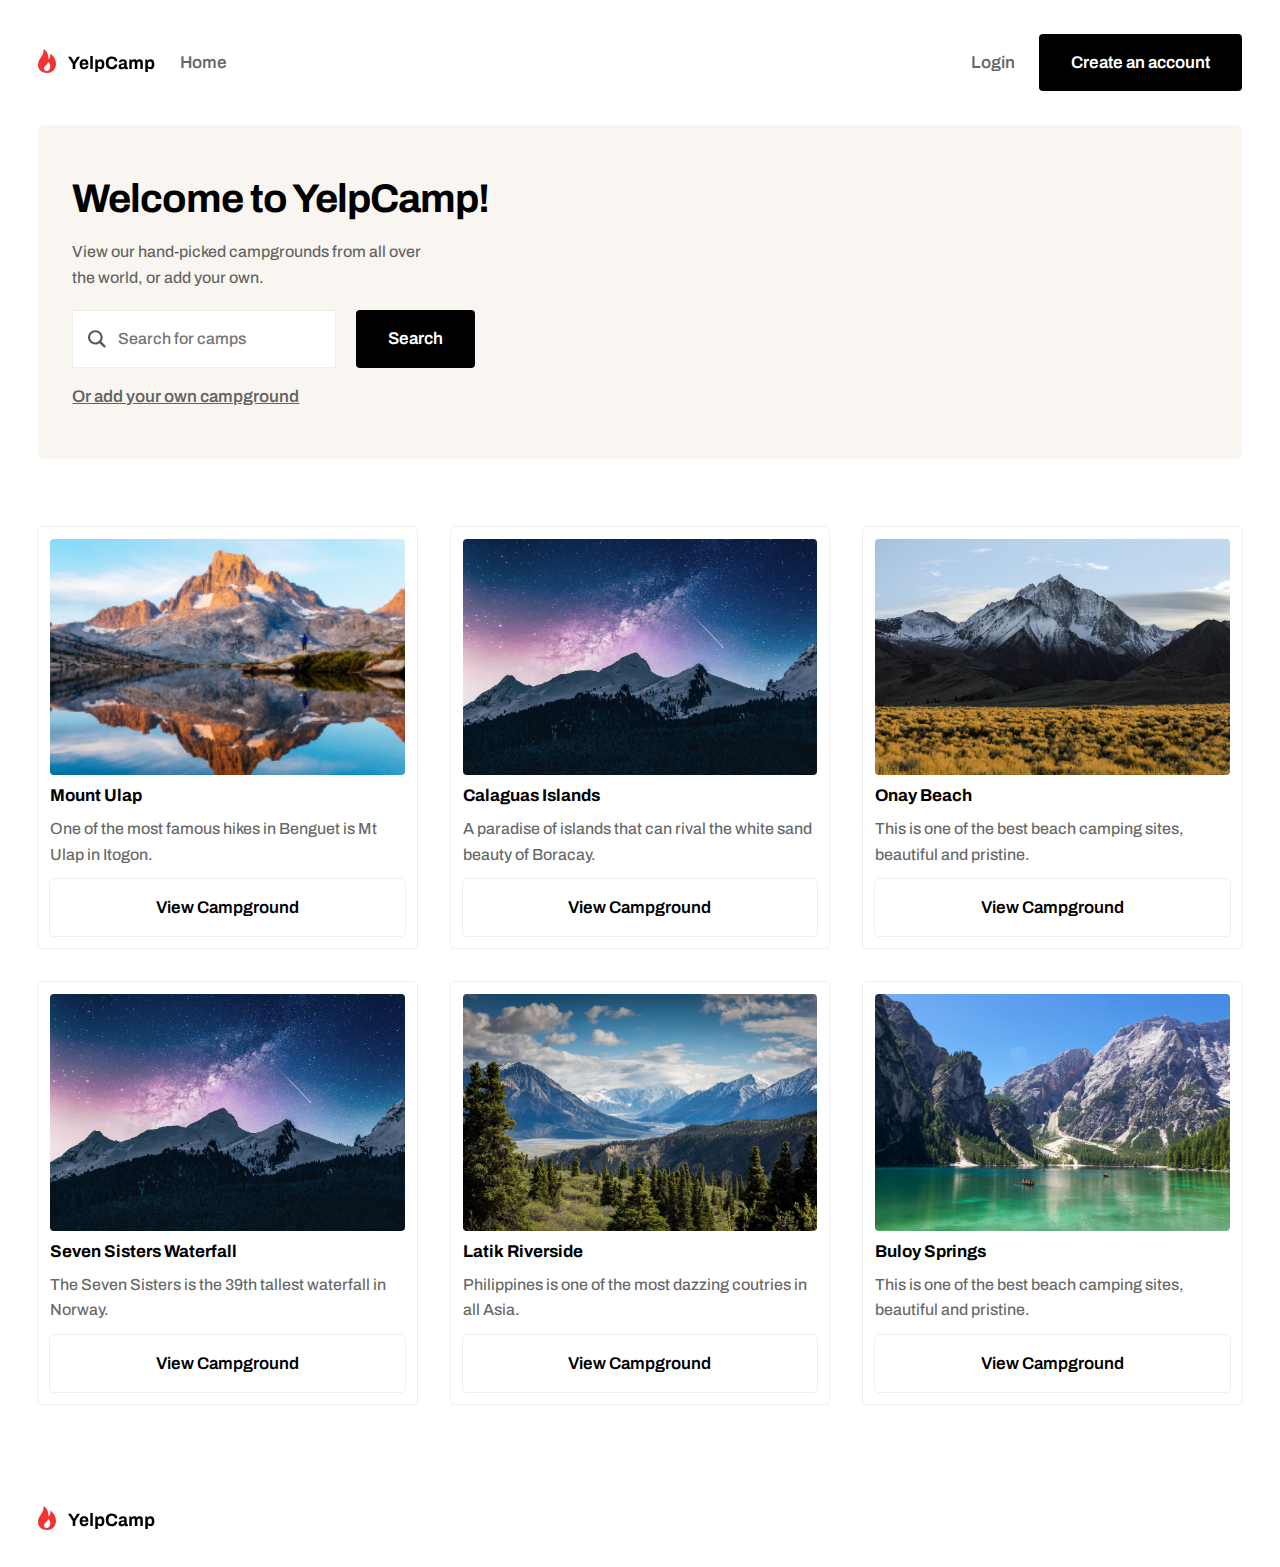
<file: pages/index.html>
<!DOCTYPE html>
<html lang="en">
<head>
    <meta charset="UTF-8">
    <meta http-equiv="X-UA-Compatible" content="IE=edge">
    <meta name="viewport" content="width=device-width, initial-scale=1.0">
    <title>Document</title>
    <link rel="stylesheet" href="../css/styles.css">
    <link rel="stylesheet" href="../css/index.css">
</head>
<body>

    <header class="col">

        <section class="top">
            <nav>

                <div class="two-side">

                    <div class="side left row">
                        <img src="/Assets/Logo.svg" alt="YelpCamp logo">
                        <a href="../hero.html">Home</a>
                    </div>

                    <div class="side right row">
                        <a href="#!">Login</a>
                        <a href="#!" class="button">Create an account</a>
                    </div>

                </div>

            </nav>
        </section>

        <section class="bottom col">
            <h3>Welcome to YelpCamp!</h3>
            <p>View our hand-picked campgrounds from all over <br> the world, or add your own.</p>
            <div class="search-row row">
                <div class="row" style="gap: 8px;">

                    <div class="input row">
                        <img src="/Assets/Search Icon.svg" alt="Search Loop Icon">
                        <input type="text" name="search" id="search" placeholder="Search for camps">
                    </div>

                </div>
                <a href="#!" class="button">Search</a>
            </div>
            <a href="#!"><u>Or add your own campground</u></a>
        </section>

    </header>

    <main>
        <section class="camp-list row">

            <article class="card col">
                <div class="image-container">
                    <img src="/Assets/Camp Images/High Quality Images/Mount Ulap.png" alt="Image from the camp">
                </div>
                <span class="card-title">Mount Ulap</span>
                <p>One of the most famous hikes in Benguet is Mt Ulap in Itogon.</p>
                <a href="#!" class="button">View Campground</a>
            </article>

            <article class="card col">
                <div class="image-container">
                    <img src="/Assets/Camp Images/High Quality Images/Calagus Islands.jpg" alt="Image from the camp">
                </div>
                <span class="card-title">Calaguas Islands</span>
                <p>A paradise of islands that can rival the white sand beauty of Boracay.</p>
                <a href="#!" class="button">View Campground</a>
            </article>

            <article class="card col">
                <div class="image-container">
                    <img src="/Assets/Camp Images/High Quality Images/Onay Beach.jpg" alt="Image from the camp">
                </div>
                <span class="card-title">Onay Beach</span>
                <p>This is one of the best beach camping sites, beautiful and pristine.</p>
                <a href="#!" class="button">View Campground</a>
            </article>

            <article class="card col">
                <div class="image-container">
                    <img src="/Assets/Camp Images/High Quality Images/Seven Sisters Waterfall.jpg" alt="Image from the camp">
                </div>
                <span class="card-title">Seven Sisters Waterfall</span>
                <p>The Seven Sisters is the 39th tallest waterfall in Norway.</p>
                <a href="#!" class="button">View Campground</a>
            </article>

            <article class="card col">
                <div class="image-container">
                    <img src="/Assets/Camp Images/High Quality Images/Latik Riverside.jpg" alt="Image from the camp">
                </div>
                <span class="card-title">Latik Riverside</span>
                <p>Philippines is one of the most dazzing coutries in all Asia.</p>
                <a href="#!" class="button">View Campground</a>
            </article>

            <article class="card col">
                <div class="image-container">
                    <img src="/Assets/Camp Images/High Quality Images/Buloy Springs.jpg" alt="Image from the camp">
                </div>
                <span class="card-title">Buloy Springs</span>
                <p>This is one of the best beach camping sites, beautiful and pristine.</p>
                <a href="#!" class="button">View Campground</a>
            </article>

        </section>
    </main>

    <footer>
        <section>
            <img src="/Assets/Logo.svg" alt="YelpCamp logo">
        </section>
    </footer>

</body>
</html>
</file>
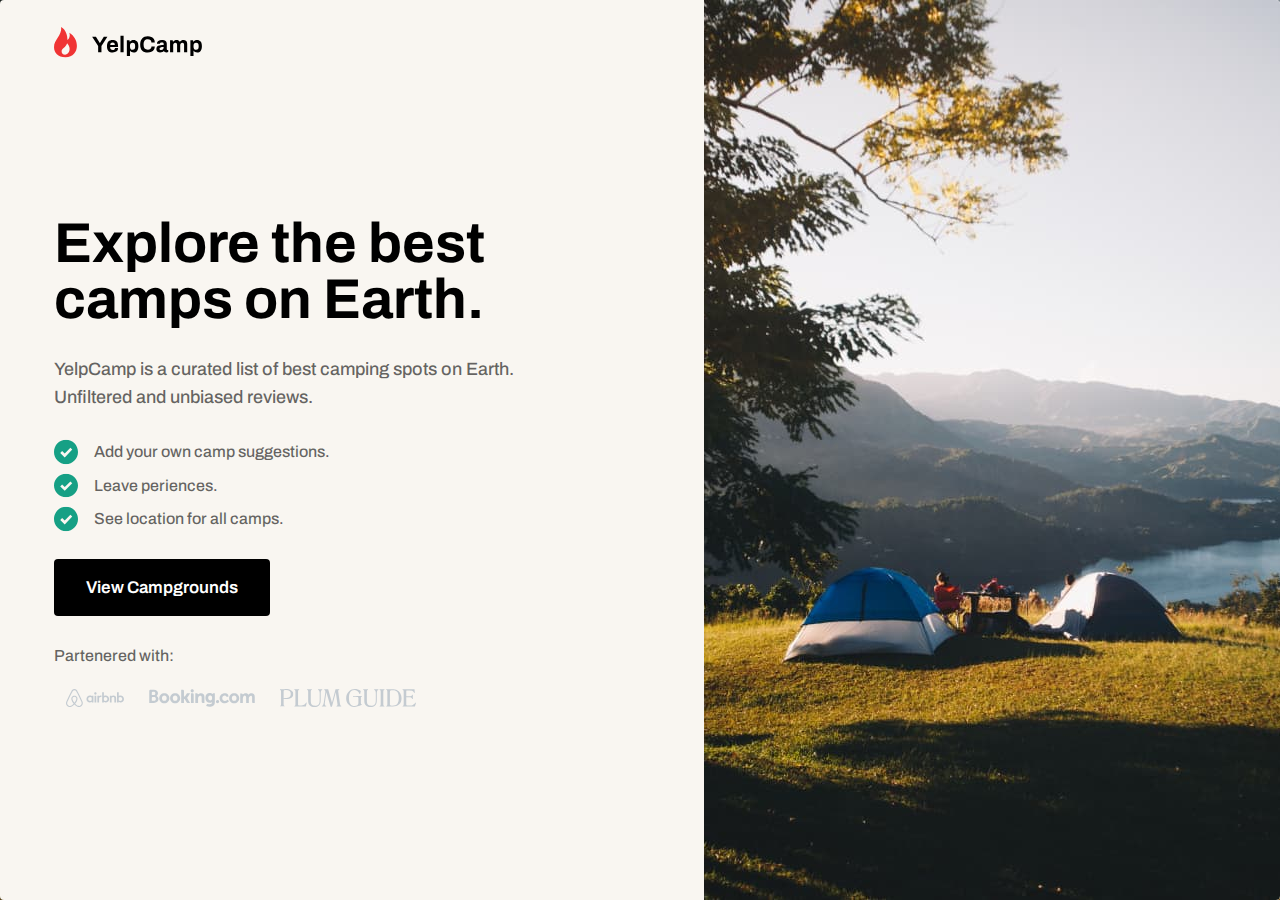
<file: hero.html>
<!DOCTYPE html>
<html lang="en">
<head>
    <meta charset="UTF-8">
    <meta http-equiv="X-UA-Compatible" content="IE=edge">
    <meta name="viewport" content="width=device-width, initial-scale=1.0">
    <title>Document</title>
    <link rel="stylesheet" href="./css/styles.css">
    <link rel="stylesheet" href="./css/landing.css">
</head>
<body>
    <main>

        <img class="background" src="./Assets/Hero Image (Tablet and Mobile).jpg" alt="Hero blurred background">

       <section class="two-side" style="max-width: 1920px;">

            <div class="side left col">
                <img src="./Assets/Logo.svg" alt="YelpCamp logo" id="logo">
                <div class="bottom col">
                    <h1>Explore the best camps on Earth.</h1>
                    <p style="font-size: 18px;">YelpCamp is a curated list of best camping spots on Earth. Unfiltered and unbiased reviews.</p>

                    <div class="list col">
                        <div class="row item"><img src="./Assets/Checkmark.svg" alt="Checkmark Icon"><p>Add your own camp suggestions.</p></div>
                        <div class="row item"><img src="./Assets/Checkmark.svg" alt="Checkmark Icon"><p>Leave <reviews>periences</reviews>.</p></div>
                        <div class="row item"><img src="./Assets/Checkmark.svg" alt="Checkmark Icon"><p>See location for all camps.</p></div>
                    </div>

                    <a href="./pages/index.html" class="button">View Campgrounds</a>

                    <div class="col partener">

                        <p>Partenered with:</p>
                        <div class="row">
                            <img src="./Assets/Airbnb.svg" alt="Airbnb icon">
                            <img src="./Assets/Booking.svg" alt="Airbnb icon">
                            <img src="./Assets/Plum Guide.svg" alt="Airbnb icon">
                        </div>

                    </div>

                </div>
            </div>

            <div class="side right">
                <img src="./Assets/Hero Image.jpg" alt="Hero Banner Image">
            </div>

       </section>

    </main>

    <style>
        main {
            justify-content: center;
        }
    </style>
</body>
</html>
</file>
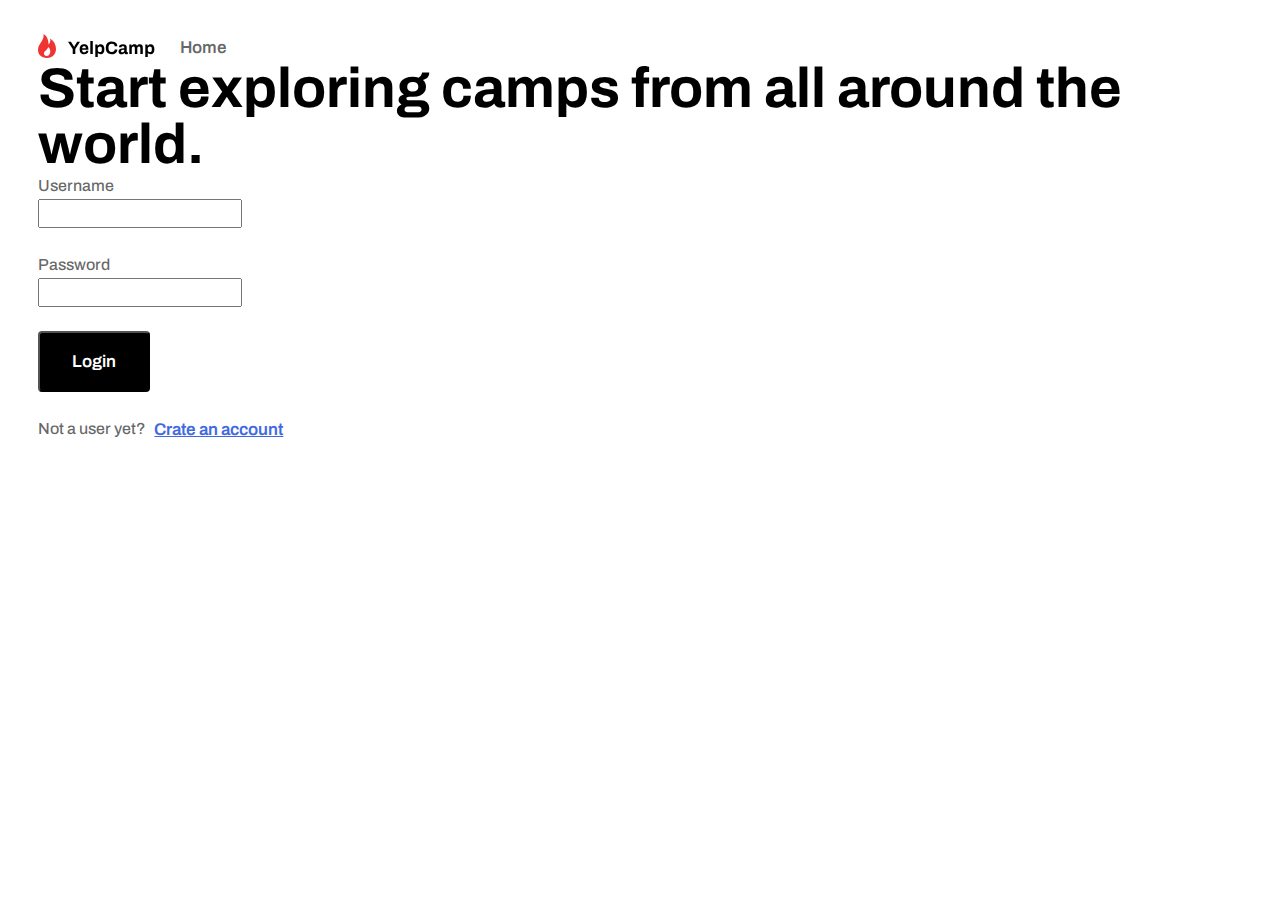
<file: pages/login.html>
<!DOCTYPE html>
<html lang="en">
<head>
    <meta charset="UTF-8">
    <meta http-equiv="X-UA-Compatible" content="IE=edge">
    <meta name="viewport" content="width=device-width, initial-scale=1.0">
    <title>Document</title>
    <link rel="stylesheet" href="../css/styles.css">
    <link rel="stylesheet" href="../css/login.css">
</head>
<body>
    <main>

        <section class="container">

            <nav>

                <div class="two-side">

                    <div class="side left row">
                        <img src="/Assets/Logo.svg" alt="YelpCamp logo">
                        <a href="../hero.html">Home</a>
                    </div>

                </div>

            </nav>

            <h1>Start exploring camps from all around the world.</h1>
            <form action="POST">
                <div class="wrapper">
                    <p>Username</p>
                    <input type="text" name="username" id="username">
                </div>
                <div class="wrapper">
                    <p>Password</p>
                    <input type="text" name="password" id="password">
                </div>
                <input class="button" type="submit" value="Login">
                <p class="row">Not a user yet? <a href="#!"><u style="color: royalblue;">Crate an account</u></a></p>
            </form>

        </section>

    </main>
</body>
</html>
</file>
<file: css/styles.css>
@import url("https://fonts.googleapis.com/css2?family=Archivo:wght@400;500;600;700&display=swap");
* {
  padding: 0;
  margin: 0;
  box-sizing: border-box;
}

html {
  scroll-behavior: smooth;
}

body {
  font-family: "Archivo", sans-serif;
  font-weight: 500;
  font-weight: 16px;
  color: black;
}

h1 {
  font-family: "Archivo", sans-serif;
  font-size: 56px;
  font-weight: 700;
  color: #000;
  line-height: 1;
  letter-spacing: -1.5%;
}

h2 {
  font-family: "Archivo", sans-serif;
  font-size: 48px;
  font-weight: inherit;
  color: #000;
  line-height: 1;
  letter-spacing: -1.5%;
}

h3 {
  font-family: "Archivo", sans-serif;
  font-size: 40px;
  font-weight: inherit;
  color: #000;
  line-height: 1;
  letter-spacing: -1.5%;
}

h4 {
  font-family: "Archivo", sans-serif;
  font-size: 36px;
  font-weight: inherit;
  color: #000;
  line-height: 1;
  letter-spacing: -1.5%;
}

h5 {
  font-family: "Archivo", sans-serif;
  font-size: 32px;
  font-weight: inherit;
  color: #000;
  line-height: 1;
  letter-spacing: -1.2%;
}

h6 {
  font-family: "Archivo", sans-serif;
  font-size: 25px;
  font-weight: inherit;
  color: #000;
  line-height: 1;
  letter-spacing: -1.2%;
}

p {
  font-family: "Archivo", sans-serif;
  font-size: 16px;
  font-weight: inherit;
  color: rgba(0, 0, 0, 0.6);
  line-height: 1.6;
  letter-spacing: 0;
}

a, .button {
  font-family: "Archivo", sans-serif;
  font-size: 17px;
  font-weight: inherit;
  color: rgba(0, 0, 0, 0.6);
  line-height: 1;
  letter-spacing: 0;
  border-radius: 4px;
  text-decoration: none;
  display: block;
  width: -moz-fit-content;
  width: fit-content;
  transition: all 300ms ease, outline 0s;
  font-weight: 600;
}

a:hover {
  color: rgba(0, 0, 0, 0.3);
}

.button {
  padding: 20px 32px;
  background-color: #000;
  white-space: nowrap;
  color: #fff;
}

.button:hover {
  color: #000;
  background-color: rgba(0, 0, 0, 0.065);
}

input {
  font-family: "Archivo", sans-serif;
  font-size: 16px;
  font-weight: inherit;
  color: rgba(0, 0, 0, 0.6);
  line-height: 1.6;
  letter-spacing: 0;
}

.card-title {
  font-family: "Archivo", sans-serif;
  font-size: 17px;
  font-weight: 700;
  color: #000;
  line-height: 1;
  letter-spacing: -1.2%;
}

img {
  display: block;
  -webkit-user-select: none;
     -moz-user-select: none;
          user-select: none;
}

#logo {
  width: 150px;
}

.col {
  display: flex;
  flex-direction: column;
}

.row {
  display: flex;
  flex-direction: row;
}

section {
  width: 94%;
  max-width: 1550px;
  margin: 34px auto;
}

.two-side {
  display: flex;
  flex-direction: row;
  justify-content: space-between;
}
.two-side .side {
  width: 100%;
  max-width: 50%;
}

nav .right {
  width: 100%;
  justify-content: flex-end;
}
nav .side {
  align-items: center;
  gap: 24px;
}

footer section {
  padding: 68px 0;
  padding-bottom: 0;
}/*# sourceMappingURL=styles.css.map */
</file>
<file: css/index.css>
header .bottom {
  background-color: #f9f6f1;
  margin-top: 0;
  padding: 54px 34px;
  gap: 20px;
  border-radius: 6px;
}
header h3 {
  font-weight: 700;
  letter-spacing: -1px !important;
}
header .search-row {
  gap: 20px;
}
header .input {
  padding: 16px 16px;
  outline: 1px solid rgba(0, 0, 0, 0.065);
  outline-offset: -1px;
  width: -moz-fit-content;
  width: fit-content;
  background-color: white;
}
header .input input {
  width: 100%;
  max-width: 400px;
  border: none;
  background-color: white;
  outline: none;
}
header .input img {
  width: 20px;
  margin-right: 12px;
}

main .camp-list {
  flex-wrap: wrap;
  gap: 34px;
}
main .card {
  padding: 12px;
  outline: 1px solid rgba(0, 0, 0, 0.065);
  border-radius: 4px;
  gap: 12px;
  flex-grow: 1;
  flex-basis: calc(33% - 34px);
}
main .card .button {
  background-color: transparent;
  color: black;
  outline: 1px solid rgba(0, 0, 0, 0.065);
  width: 100%;
  text-align: center;
}
main .card .button:hover {
  background-color: rgba(0, 0, 0, 0.03);
  outline: 1px solid transparent;
}
main .card .image-container {
  width: 100%;
  height: 100%;
  max-height: 250px;
}
main .card .image-container img {
  border-radius: 4px;
  width: 100%;
  height: 100%;
  -o-object-fit: cover;
     object-fit: cover;
  -o-object-position: center;
     object-position: center;
}/*# sourceMappingURL=index.css.map */
</file>
<file: css/landing.css>
body {
  overflow: hidden;
}

main {
  width: 100%;
  height: 100vh;
  display: flex;
  align-items: center;
  position: relative;
  overflow: hidden;
}
main section {
  width: -moz-fit-content;
  width: fit-content;
  border-radius: 4px;
  background-color: #f9f6f1;
  height: 100%;
  max-height: 1080px;
  padding: 0 !important;
  margin: 0 !important;
}
main .two-side {
  position: relative;
  overflow: hidden;
}
main .list {
  gap: 8px;
}
main .list .item img {
  margin-right: 16px;
}
main .bottom {
  height: 100%;
  justify-content: center;
  gap: 54px;
}
main .partener p {
  margin-bottom: 8px;
}
main .left {
  padding: 54px 128px;
}
main .right {
  width: 45% !important;
}
main .right img {
  width: 100%;
  height: 100%;
  -o-object-fit: cover;
     object-fit: cover;
  -o-object-position: center;
     object-position: center;
  border-radius: 0 4px 4px 0;
}
main .background {
  position: absolute;
  inset: 0;
  width: 100%;
  height: 100%;
  z-index: -1;
  filter: blur(10px);
  transform: scale(1.2);
}

@media screen and (max-width: 1300px) {
  main .bottom {
    gap: 27px;
  }
  main .left {
    padding: 27px 54px;
  }
}
@keyframes zoom-out {
  to {
    transform: scale(1);
  }
}/*# sourceMappingURL=landing.css.map */
</file>
<file: css/login.css>
form {
  display: flex;
  flex-direction: column;
  gap: 24px;
}
form p {
  align-items: center;
  gap: 8px;
}/*# sourceMappingURL=login.css.map */
</file>
